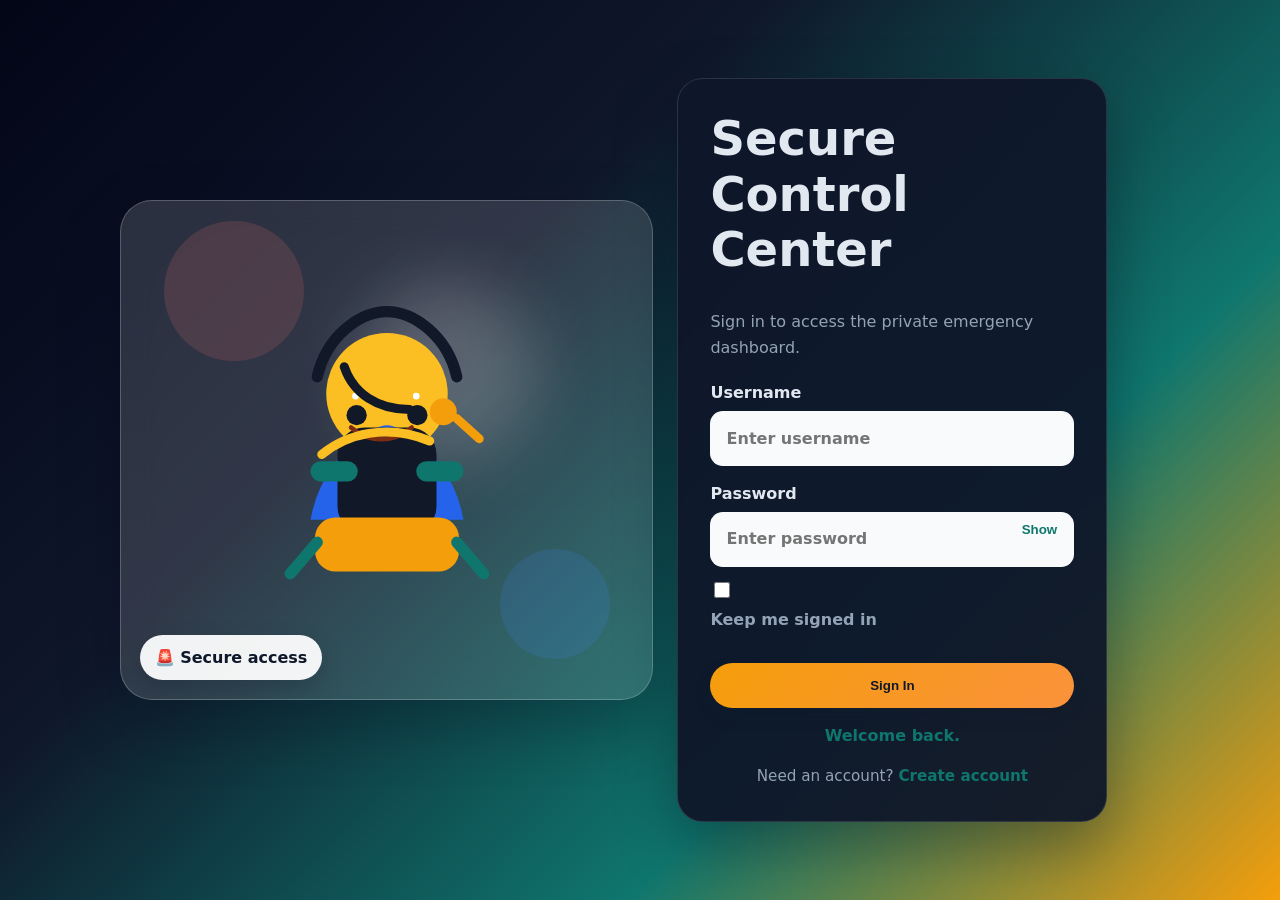
<file: SMART EMERGENCY RESPONSE/index.html>
<!DOCTYPE html>
<html lang="en">
  <head>
    <meta charset="UTF-8" />
    <meta name="viewport" content="width=device-width, initial-scale=1.0" />
    <title>Smart Emergency Response Login</title>
    <meta
      name="description"
      content="Secure login for the emergency response control center."
    />
    <link rel="stylesheet" href="styles.css" />
  </head>
  <body class="login-page">
    <div class="login-shell" id="loginShell">
      <div class="login-panel">
        <div class="illustration-card">
          <div class="orb orb-one"></div>
          <div class="orb orb-two"></div>
          <div class="illustration-glow"></div>
          <svg class="cartoon-figure" viewBox="0 0 320 320" role="img" aria-label="Secure access illustration">
            <circle cx="160" cy="110" r="54" fill="#fbbf24" />
            <path d="M92 222c10-56 54-84 68-84s58 28 68 84" fill="#2563eb" />
            <rect x="116" y="140" width="88" height="94" rx="24" fill="#111827" />
            <rect x="92" y="170" width="42" height="18" rx="9" fill="#0f766e" />
            <rect x="186" y="170" width="42" height="18" rx="9" fill="#0f766e" />
            <rect x="96" y="220" width="128" height="48" rx="18" fill="#f59e0b" />
            <rect x="124" y="120" width="18" height="18" rx="9" fill="#111827" />
            <rect x="178" y="120" width="18" height="18" rx="9" fill="#111827" />
            <circle cx="132" cy="112" r="3" fill="#ffffff" />
            <circle cx="186" cy="112" r="3" fill="#ffffff" />
            <path d="M128 140c16 14 38 14 54 0" stroke="#7c2d12" stroke-width="4" fill="none" stroke-linecap="round" />
            <path d="M102 164c22-18 58-28 96-12" stroke="#fbbf24" stroke-width="8" fill="none" stroke-linecap="round" />
            <path d="M98 95c8-36 38-58 62-58s54 22 62 58" stroke="#111827" stroke-width="10" fill="none" stroke-linecap="round" />
            <path d="M122 86c8 24 30 38 58 38" stroke="#111827" stroke-width="8" fill="none" stroke-linecap="round" />
            <circle cx="210" cy="126" r="12" fill="#f59e0b" />
            <path d="M222 132l20 18" stroke="#f59e0b" stroke-width="8" stroke-linecap="round" />
            <path d="M98 242l-24 28" stroke="#0f766e" stroke-width="10" stroke-linecap="round" />
            <path d="M222 242l24 28" stroke="#0f766e" stroke-width="10" stroke-linecap="round" />
          </svg>
          <div class="status-pill">🚨 Secure access</div>
        </div>

        <div class="login-card">
          <h1>Secure Control Center</h1>
          <p class="login-subtitle">Sign in to access the private emergency dashboard.</p>

          <form id="adminLoginForm" class="login-form">
            <label>
              Username
              <input id="adminUsername" name="username" type="text" placeholder="Enter username" required />
            </label>
            <label class="password-field">
              Password
              <input id="adminPassword" name="password" type="password" placeholder="Enter password" required />
              <button id="togglePassword" class="toggle-password" type="button">Show</button>
            </label>
            <div class="login-options">
              <label class="remember-me">
                <input type="checkbox" id="rememberMe" />
                <span>Keep me signed in</span>
              </label>
            </div>
            <button class="btn btn-primary full-width" type="submit">Sign In</button>
            <p id="loginMessage" class="login-message">Welcome back.</p>
            <p class="account-link">
              Need an account?
              <a href="signup.html">Create account</a>
            </p>
          </form>
        </div>
      </div>
    </div>

    <script src="script.js"></script>
  </body>
</html>
</file>
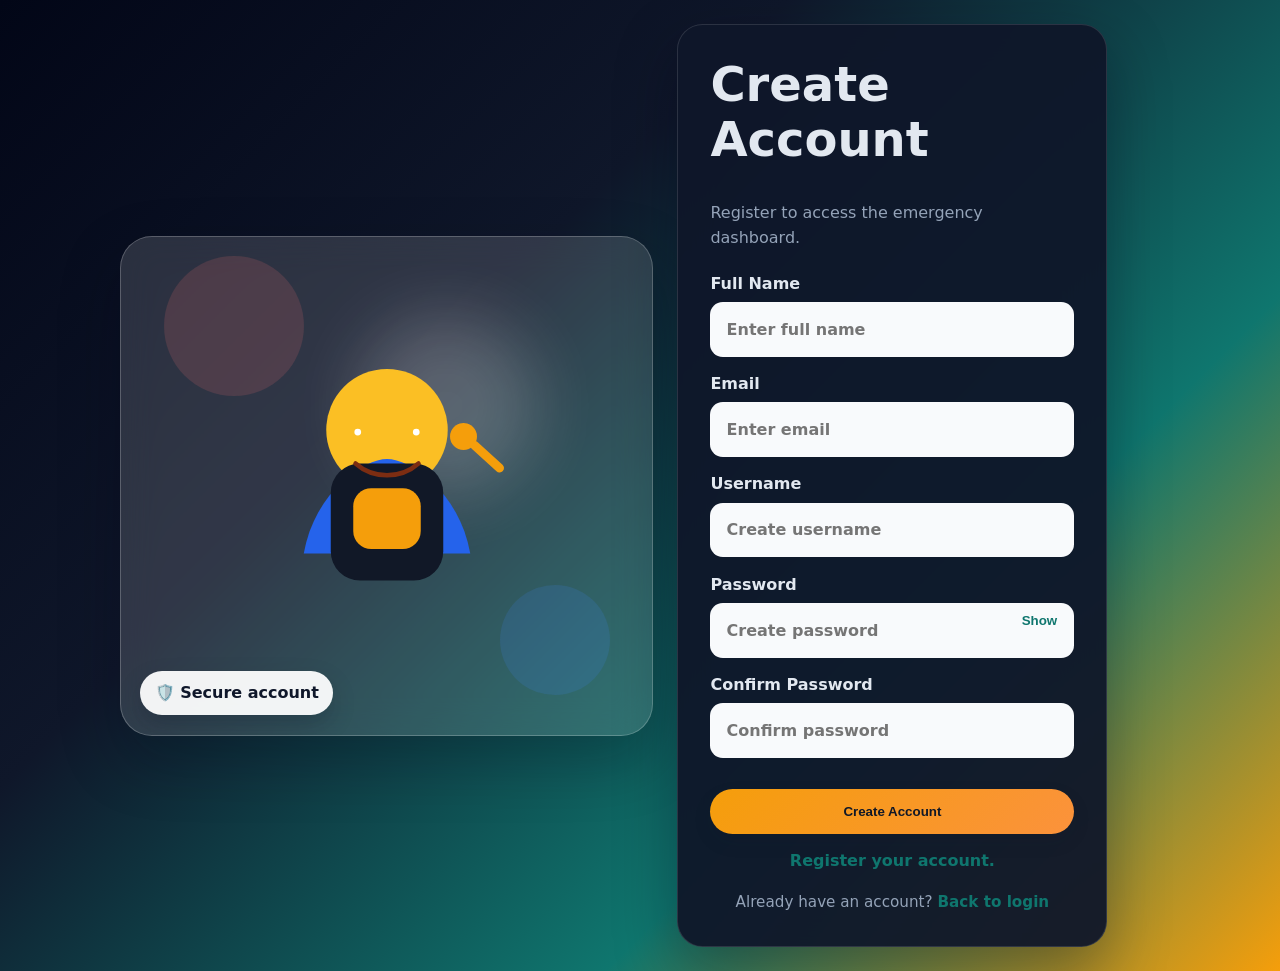
<file: SMART EMERGENCY RESPONSE/signup.html>
<!DOCTYPE html>
<html lang="en">
  <head>
    <meta charset="UTF-8" />
    <meta name="viewport" content="width=device-width, initial-scale=1.0" />
    <title>Smart Emergency Response Admin Signup</title>
    <meta name="description" content="Create a new admin account for the emergency response dashboard." />
    <link rel="stylesheet" href="styles.css" />
  </head>
  <body class="login-page">
    <div class="login-shell">
      <div class="login-panel">
        <div class="illustration-card">
          <div class="orb orb-one"></div>
          <div class="orb orb-two"></div>
          <div class="illustration-glow"></div>
          <svg class="cartoon-figure" viewBox="0 0 320 320" role="img" aria-label="Cartoon admin creating an account">
            <circle cx="160" cy="110" r="54" fill="#fbbf24" />
            <path d="M86 220c10-56 54-84 74-84s64 28 74 84" fill="#2563eb" />
            <rect x="110" y="140" width="100" height="104" rx="26" fill="#111827" />
            <rect x="130" y="162" width="60" height="54" rx="16" fill="#f59e0b" />
            <circle cx="134" cy="112" r="3" fill="#ffffff" />
            <circle cx="186" cy="112" r="3" fill="#ffffff" />
            <path d="M132 140c16 14 40 14 56 0" stroke="#7c2d12" stroke-width="4" fill="none" stroke-linecap="round" />
            <circle cx="228" cy="116" r="12" fill="#f59e0b" />
            <path d="M238 124l22 20" stroke="#f59e0b" stroke-width="8" stroke-linecap="round" />
          </svg>
          <div class="status-pill">🛡️ Secure account</div>
        </div>

        <div class="login-card">
          <h1>Create Account</h1>
          <p class="login-subtitle">Register to access the emergency dashboard.</p>

          <form id="adminSignupForm" class="login-form">
            <label>
              Full Name
              <input id="fullName" type="text" placeholder="Enter full name" required />
            </label>
            <label>
              Email
              <input id="signupEmail" type="email" placeholder="Enter email" required />
            </label>
            <label>
              Username
              <input id="signupUsername" type="text" placeholder="Create username" required />
            </label>
            <label class="password-field">
              Password
              <input id="signupPassword" type="password" placeholder="Create password" required />
              <button id="signupTogglePassword" class="toggle-password" type="button">Show</button>
            </label>
            <label>
              Confirm Password
              <input id="signupConfirmPassword" type="password" placeholder="Confirm password" required />
            </label>
            <button class="btn btn-primary full-width" type="submit">Create Account</button>
            <p id="signupMessage" class="login-message">Register your account.</p>
            <p class="account-link">
              Already have an account?
              <a href="index.html">Back to login</a>
            </p>
          </form>
        </div>
      </div>
    </div>

    <script src="script.js"></script>
  </body>
</html>
</file>
<file: SMART EMERGENCY RESPONSE/styles.css>
:root {
  --primary: #14b8a6;
  --primary-dark: #0f766e;
  --accent: #f59e0b;
  --accent-2: #8b5cf6;
  --bg: #020617;
  --text: #e2e8f0;
  --muted: #94a3b8;
  --white: #f8fafc;
  --card: rgba(15, 23, 42, 0.95);
  --surface: rgba(15, 23, 42, 0.65);
  --surface-2: rgba(15, 23, 42, 0.48);
  --border: rgba(255, 255, 255, 0.08);
}

body.dark-theme {
  --bg: #020617;
  --text: #e2e8f0;
  --muted: #94a3b8;
  --white: #f8fafc;
  --card: rgba(15, 23, 42, 0.92);
  --surface: rgba(15, 23, 42, 0.84);
  --surface-2: rgba(15, 23, 42, 0.76);
  --border: rgba(148, 163, 184, 0.18);
}

html {
  scroll-behavior: smooth;
}

body {
  margin: 0;
  overflow-x: hidden;
  font-family: Inter, system-ui, -apple-system, BlinkMacSystemFont, Arial, sans-serif;
  color: var(--text);
  line-height: 1.6;
  transition: background 0.3s ease, color 0.3s ease;
  background:
    radial-gradient(circle at 10% 20%, rgba(124, 58, 237, 0.18), transparent 28%),
    radial-gradient(circle at 90% 10%, rgba(14, 167, 230, 0.18), transparent 24%),
    linear-gradient(135deg, #0b2240 0%, #142d65 45%, #0f766e 100%);
}

body::before,
body::after {
  content: "";
  position: fixed;
  width: 260px;
  height: 260px;
  border-radius: 50%;
  filter: blur(60px);
  opacity: 0.25;
  z-index: 0;
  pointer-events: none;
  animation: floatGlow 8s ease-in-out infinite;
}

body::before {
  top: 4%;
  left: -5%;
  background: #38bdf8;
}

body::after {
  bottom: 4%;
  right: -4%;
  background: #f59e0b;
  animation-delay: 2s;
}

body.logged-in {
  overflow: auto;
}

.login-page {
  background: linear-gradient(135deg, #020617 0%, #0f172a 35%, #0f766e 70%, #f59e0b 100%);
}

.login-shell {
  position: relative;
  min-height: 100vh;
  z-index: 20;
  display: grid;
  place-items: center;
  padding: 1.5rem;
  background: linear-gradient(135deg, #020617 0%, #0f172a 35%, #0f766e 70%, #f59e0b 100%);
  transition: opacity 0.6s ease, transform 0.6s ease;
}

body.logged-in .login-shell {
  opacity: 0;
  pointer-events: none;
  transform: scale(1.04);
}

.login-illustration {
  position: relative;
  z-index: 1;
  width: min(100%, 420px);
  display: block;
  border-radius: 1.25rem;
  box-shadow: 0 24px 40px rgba(15, 23, 42, 0.25);
}

.login-panel {
  display: grid;
  grid-template-columns: 1.05fr 0.95fr;
  gap: 1.5rem;
  width: min(1040px, 100%);
  align-items: center;
}

.illustration-card {
  position: relative;
  min-height: 500px;
  padding: 1.2rem;
  border-radius: 2rem;
  background: rgba(255, 255, 255, 0.14);
  border: 1px solid rgba(255, 255, 255, 0.22);
  backdrop-filter: blur(18px);
  box-shadow: 0 24px 60px rgba(2, 6, 23, 0.26);
  overflow: hidden;
  display: flex;
  align-items: center;
  justify-content: center;
}

.illustration-glow {
  position: absolute;
  inset: 16% 22% auto auto;
  width: 180px;
  height: 180px;
  background: rgba(255, 255, 255, 0.2);
  border-radius: 50%;
  filter: blur(32px);
}

.orb {
  position: absolute;
  border-radius: 50%;
  opacity: 0.7;
  animation: floatGlow 6s ease-in-out infinite;
}

.orb-one {
  width: 140px;
  height: 140px;
  background: rgba(248, 113, 113, 0.22);
  top: 4%;
  left: 8%;
}

.orb-two {
  width: 110px;
  height: 110px;
  background: rgba(59, 130, 246, 0.22);
  bottom: 8%;
  right: 8%;
  animation-delay: 1.2s;
}

.cartoon-figure {
  position: relative;
  z-index: 1;
  width: min(100%, 360px);
  display: block;
  animation: bob 3s ease-in-out infinite;
}

.status-pill {
  position: absolute;
  bottom: 1.2rem;
  left: 1.2rem;
  z-index: 1;
  display: inline-flex;
  align-items: center;
  gap: 0.35rem;
  padding: 0.6rem 0.9rem;
  border-radius: 999px;
  background: rgba(255, 255, 255, 0.94);
  color: #0f172a;
  font-weight: 800;
  box-shadow: 0 10px 24px rgba(2, 6, 23, 0.18);
}

.login-card {
  width: min(430px, 100%);
  padding: 2rem;
  border-radius: 1.6rem;
  background: rgba(15, 23, 42, 0.95);
  backdrop-filter: blur(20px);
  border: 1px solid rgba(255,255,255,0.12);
  box-shadow: 0 24px 60px rgba(2, 6, 23, 0.35);
  animation: fadeInUp 0.8s ease;
}

body.dark-theme .login-card {
  background: rgba(8, 20, 39, 0.95);
  color: var(--text);
  border-color: rgba(255,255,255,0.08);
}

body.dark-theme .footer-content {
  background: rgba(15, 23, 42, 0.8);
}

.login-badge {
  display: inline-block;
  padding: 0.45rem 0.75rem;
  margin-bottom: 0.8rem;
  border-radius: 999px;
  background: rgba(15, 118, 110, 0.16);
  color: var(--primary-dark);
  font-weight: 800;
}

.login-subtitle {
  margin-top: 0.2rem;
  color: var(--muted);
}

.login-form {
  display: grid;
  gap: 0.9rem;
  margin-top: 1.25rem;
}

.login-form label {
  display: grid;
  gap: 0.35rem;
  font-weight: 700;
}

.password-field {
  position: relative;
}

.toggle-password {
  position: absolute;
  right: 0.7rem;
  top: 2.5rem;
  border: none;
  background: transparent;
  color: var(--primary-dark);
  font-weight: 700;
  cursor: pointer;
}

.login-options {
  display: flex;
  justify-content: flex-start;
  margin-top: -0.1rem;
}

.remember-me {
  display: inline-flex;
  align-items: center;
  gap: 0.45rem;
  font-weight: 600;
  color: var(--muted);
}

.remember-me input {
  width: 1rem;
  height: 1rem;
}

.login-form input {
  border: 1px solid var(--border);
  border-radius: 0.8rem;
  padding: 0.85rem 0.95rem;
  font: inherit;
  background: var(--white);
  color: #0f172a;
  transition: border-color 0.2s ease, box-shadow 0.2s ease, transform 0.2s ease;
}

.response-item img {
  width: 100%;
  height: 220px;
  object-fit: cover;
  border-radius: 1rem;
  display: block;
}

.login-form input:hover {
  transform: translateY(-1px);
  box-shadow: 0 8px 16px rgba(15, 23, 42, 0.08);
}

.login-form input:focus {
  outline: none;
  border-color: var(--primary);
  box-shadow: 0 0 0 3px rgba(15, 118, 110, 0.15);
}

.login-hint {
  margin: 0;
  font-size: 0.9rem;
  color: var(--muted);
  text-align: center;
}

.login-message {
  min-height: 1.2rem;
  margin: 0;
  text-align: center;
  font-weight: 700;
  color: var(--primary-dark);
}

.login-message.error {
  color: #b91c1c;
}

.login-message.success {
  color: #166534;
}

.account-link {
  margin: 0.1rem 0 0;
  text-align: center;
  color: var(--muted);
  font-size: 0.95rem;
}

.account-link a {
  color: var(--primary-dark);
  font-weight: 800;
  text-decoration: none;
}

.account-link a:hover {
  text-decoration: underline;
}

.app-shell {
  opacity: 0;
  pointer-events: none;
  transform: translateY(24px);
  transition: opacity 0.65s ease, transform 0.65s ease;
}

body.logged-in .app-shell {
  opacity: 1;
  pointer-events: auto;
  transform: translateY(0);
}

.admin-toolbar {
  display: none;
  justify-content: space-between;
  align-items: center;
  margin: 0 auto 1.3rem;
  padding: 0.8rem 1rem;
  border-radius: 999px;
  background: rgba(255, 255, 255, 0.16);
  color: white;
  backdrop-filter: blur(10px);
  border: 1px solid rgba(255,255,255,0.25);
}

body.logged-in .admin-toolbar {
  display: flex;
}

.admin-pill {
  display: inline-flex;
  align-items: center;
  gap: 0.35rem;
  font-weight: 800;
}

.toolbar-status {
  font-size: 0.95rem;
  opacity: 0.95;
}

.logout-btn {
  border: none;
  border-radius: 999px;
  padding: 0.6rem 0.95rem;
  background: linear-gradient(135deg, #f59e0b, #fb923c);
  color: #111827;
  font-weight: 800;
  cursor: pointer;
  box-shadow: 0 6px 14px rgba(245, 158, 11, 0.2);
}

.hero-highlights {
  display: flex;
  flex-wrap: wrap;
  gap: 0.7rem;
  margin-top: 1rem;
}

..hero-card {
  background: rgba(15, 23, 42, 0.55);
  padding: 1.3rem;
  border-radius: 1.6rem;
  backdrop-filter: blur(20px);
  border: 1px solid rgba(255,255,255,0.12);
}

.phone-frame {
  width: min(100%, 340px);
  background: linear-gradient(145deg, #0b1221, #0f172a);
  border-radius: 1.7rem;
  padding: 1rem;
  box-shadow: 0 28px 55px rgba(0, 0, 0, 0.28);
  position: relative;
}

/* Gallery modal styles */
.gallery-modal {
  position: fixed;
  inset: 0;
  display: none;
  align-items: center;
  justify-content: center;
  z-index: 1200;
}

.gallery-modal[aria-hidden="false"] {
  display: flex;
}

.gallery-backdrop {
  position: absolute;
  inset: 0;
  background: rgba(3,7,18,0.72);
  backdrop-filter: blur(6px);
}

.modal-content {
  position: relative;
  max-width: 1100px;
  width: min(92%, 1100px);
  z-index: 1202;
  display: flex;
  flex-direction: column;
  align-items: center;
  gap: 0.6rem;
}

.modal-content img {
  max-height: 78vh;
  width: auto;
  max-width: 100%;
  border-radius: 0.9rem;
  box-shadow: 0 24px 60px rgba(2,6,23,0.6);
}

.modal-caption {
  color: rgba(255,255,255,0.92);
  font-weight: 700;
  text-align: center;
}

.modal-close,
.modal-prev,
.modal-next {
  position: absolute;
  z-index: 1203;
  background: rgba(255,255,255,0.04);
  color: #fff;
  border: none;
  width: 44px;
  height: 44px;
  border-radius: 999px;
  display: inline-grid;
  place-items: center;
  font-size: 22px;
  cursor: pointer;
}

.modal-close { top: 18px; right: 18px; }
.modal-prev { left: 18px; top: 50%; transform: translateY(-50%); }
.modal-next { right: 18px; top: 50%; transform: translateY(-50%); }

.modal-close:hover, .modal-prev:hover, .modal-next:hover { transform: translateY(-2px) scale(1.03); }

.hero-chip {
  display: inline-flex;
  align-items: center;
  gap: 0.35rem;
  padding: 0.55rem 0.8rem;
  border-radius: 999px;
  background: rgba(15, 23, 42, 0.36);
  color: white;
  font-weight: 700;
  animation: floatCard 2.8s ease-in-out infinite;
}

.hero-chip.alt {
  animation-delay: 0.6s;
}

.card,
.feature,
.contact-card,
.contact-form,
.map-info,
.status-card,
.shelter-card,
.admin-card,
.checklist-card,
.chart-card,
.dispatch-card,
.incident-card,
.sidebar-card,
.siren-box {
  transition: transform 0.25s ease, box-shadow 0.25s ease, background 0.25s ease, backdrop-filter 0.25s ease;
}

.card:hover,
.feature:hover,
.contact-card:hover,
.contact-form:hover,
.map-info:hover,
.status-card:hover,
.shelter-card:hover,
.admin-card:hover,
.checklist-card:hover,
.chart-card:hover,
.dispatch-card:hover,
.incident-card:hover,
.sidebar-card:hover,
.siren-box:hover {
  transform: translateY(-6px) scale(1.015);
  box-shadow: 0 20px 42px rgba(15, 23, 42, 0.15);
  backdrop-filter: blur(10px);
}

* {
  box-sizing: border-box;
}

body.dark-theme {
  background: linear-gradient(180deg, #020617 0%, #111827 100%);
}

.container {
  width: min(1120px, calc(100% - 2rem));
  margin: 0 auto;
}

.hero {
  background: linear-gradient(135deg, #0f172a 0%, #102e4f 35%, #0f766e 100%);
  color: var(--white);
  padding: 1rem 0 4rem;
  position: relative;
  overflow: hidden;
}

.hero::after {
  content: "";
  position: absolute;
  inset: 0;
  background: radial-gradient(circle at top right, rgba(255,255,255,0.12), transparent 22%);
  pointer-events: none;
}

.landing-banner {
  display: grid;
  grid-template-columns: auto 1fr auto;
  gap: 1rem;
  align-items: center;
  margin: 1rem auto 2rem;
  padding: 1rem 1.2rem;
  border-radius: 1.3rem;
  background: rgba(15, 23, 42, 0.45);
  border: 1px solid rgba(255,255,255,0.12);
  box-shadow: 0 18px 36px rgba(0, 0, 0, 0.18);
  backdrop-filter: blur(18px);
}

.landing-dot {
  width: 0.9rem;
  height: 0.9rem;
  border-radius: 50%;
  background: linear-gradient(135deg, #f59e0b, #8b5cf6);
  box-shadow: 0 0 0 8px rgba(245, 158, 11, 0.12);
  animation: pulse 1.6s infinite;
}

.landing-banner strong {
  display: block;
  font-size: 0.95rem;
  margin-bottom: 0.2rem;
}

.landing-banner span {
  display: inline-block;
  color: rgba(255,255,255,0.82);
  font-size: 0.95rem;
  transition: opacity 0.45s ease;
  opacity: 1;
}

.landing-banner span.fade-out {
  opacity: 0;
}

.landing-action {
  display: inline-flex;
  align-items: center;
  justify-content: center;
  padding: 0.75rem 1.1rem;
  border-radius: 999px;
  background: linear-gradient(135deg, #f59e0b, #fb923c);
  color: #111827;
  font-weight: 800;
  text-decoration: none;
  box-shadow: 0 10px 24px rgba(245, 158, 11, 0.22);
}

.landing-action:hover {
  transform: translateY(-1px);
}

.nav {
  display: flex;
  justify-content: space-between;
  align-items: center;
  padding: 0.5rem 0 2rem;
}

.nav-actions {
  display: flex;
  align-items: center;
  gap: 1rem;
}

.theme-toggle {
  border: none;
  border-radius: 999px;
  padding: 0.6rem 0.95rem;
  background: linear-gradient(135deg, #f59e0b, #fb923c);
  color: #111827;
  cursor: pointer;
  font-weight: 800;
  box-shadow: 0 6px 14px rgba(245, 158, 11, 0.22);
}

.brand {
  font-size: 1.2rem;
  font-weight: 700;
}

.nav-link {
  color: var(--white);
  text-decoration: none;
  font-weight: 600;
}

.hero-grid {
  display: grid;
  grid-template-columns: 1.2fr 0.8fr;
  gap: 2rem;
  align-items: center;
}

.hero-feature-row {
  display: flex;
  flex-wrap: wrap;
  gap: 0.75rem;
  margin-top: 1.35rem;
}

.feature-pill {
  display: inline-flex;
  align-items: center;
  gap: 0.5rem;
  padding: 0.7rem 1rem;
  border-radius: 999px;
  background: rgba(255, 255, 255, 0.14);
  color: var(--white);
  font-weight: 700;
  border: 1px solid rgba(255, 255, 255, 0.18);
  backdrop-filter: blur(14px);
}

.module-category-row {
  display: flex;
  flex-wrap: wrap;
  gap: 0.85rem;
  justify-content: center;
  margin: 1.5rem 0 2rem;
}

.module-category-pill {
  display: inline-flex;
  align-items: center;
  gap: 0.4rem;
  padding: 0.65rem 0.95rem;
  border-radius: 999px;
  font-weight: 700;
  color: #fff;
  background: rgba(255, 255, 255, 0.12);
  border: 1px solid rgba(255, 255, 255, 0.16);
}

.module-category-pill.accent {
  background: rgba(248, 113, 113, 0.22);
}

.category-safety {
  border-left: 4px solid #ef4444;
}

.category-comm {
  border-left: 4px solid #2563eb;
}

.card:hover,
.feature:hover,
.contact-card:hover,
.contact-form:hover,
.map-info:hover,
.status-card:hover,
.shelter-card:hover,
.admin-card:hover,
.checklist-card:hover,
.chart-card:hover,
.dispatch-card:hover,
.incident-card:hover,
.sidebar-card:hover,
.siren-box:hover {
  transform: translateY(-6px) scale(1.015);
  box-shadow: 0 20px 42px rgba(15, 23, 42, 0.15);
  backdrop-filter: blur(10px);
}

.dashboard-shell {
  display: grid;
  grid-template-columns: 280px 1fr;
  gap: 1.2rem;
  width: min(1320px, calc(100% - 2rem));
  margin: 0 auto;
  padding: 1rem 0 3rem;
}

.sidebar {
  background: rgba(15, 23, 42, 0.88);
  border: 1px solid rgba(255,255,255,0.08);
  border-radius: 1.2rem;
  padding: 1.1rem;
  box-shadow: 0 18px 40px rgba(0, 0, 0, 0.2);
}

.sidebar-card {
  display: flex;
  align-items: center;
  gap: 0.7rem;
  padding: 0.8rem;
  border-radius: 0.8rem;
  margin-top: 0.7rem;
  background: rgba(15, 118, 110, 0.08);
}

.sidebar-card.active {
  background: rgba(245, 158, 11, 0.16);
}

.sidebar-card p {
  margin: 0.2rem 0 0;
  color: var(--muted);
  font-size: 0.9rem;
}

.siren-box {
  margin-top: 1rem;
  border-radius: 1rem;
  padding: 1rem;
  text-align: center;
  background: linear-gradient(135deg, rgba(245, 158, 11, 0.15), rgba(245, 158, 11, 0.08));
  color: #fef3c7;
}

.siren-ring {
  width: 70px;
  height: 70px;
  border-radius: 50%;
  margin: 0 auto 0.6rem;
  border: 6px solid #dc2626;
  animation: siren 1s infinite;
}

.main-panel {
  min-width: 0;
}

.eyebrow {
  text-transform: uppercase;
  letter-spacing: 0.2em;
  font-size: 0.8rem;
  font-weight: 700;
  color: #bfdbfe;
}

h1,
h2,
h3 {
  margin-top: 0;
}

h1 {
  font-size: clamp(2rem, 4vw, 3rem);
  line-height: 1.15;
}

.hero-text {
  font-size: 1.05rem;
  color: #e2e8f0;
}

.hero-badge-row {
  display: flex;
  flex-wrap: wrap;
  gap: 0.7rem;
  margin: 1rem 0 0.4rem;
}

.hero-badge {
  display: inline-flex;
  align-items: center;
  gap: 0.35rem;
  padding: 0.5rem 0.8rem;
  border-radius: 999px;
  background: rgba(15, 23, 42, 0.42);
  font-weight: 700;
  backdrop-filter: blur(8px);
}

.hero-badge.subtle {
  background: rgba(15, 23, 42, 0.28);
}

.hero-actions {
  display: flex;
  gap: 1rem;
  flex-wrap: wrap;
  margin-top: 1.5rem;
}

.alert-banner {
  margin-top: 1rem;
  display: inline-flex;
  align-items: center;
  gap: 0.5rem;
  background: rgba(15, 23, 42, 0.48);
  padding: 0.75rem 1rem;
  border-radius: 999px;
  animation: pulse 1.6s infinite;
}

.btn {
  display: inline-block;
  padding: 0.95rem 1.25rem;
  border-radius: 999px;
  border: none;
  font-weight: 800;
  text-decoration: none;
  cursor: pointer;
  transition: transform 0.2s ease, box-shadow 0.2s ease, filter 0.2s ease, background 0.2s ease;
  box-shadow: 0 8px 18px rgba(15, 23, 42, 0.12);
}

.btn:hover {
  transform: translateY(-2px) scale(1.03);
  filter: brightness(1.06);
  box-shadow: 0 12px 24px rgba(15, 23, 42, 0.2);
}

.btn:active {
  transform: translateY(0);
}

.btn-primary {
  background: linear-gradient(135deg, #f59e0b, #fb923c);
  color: #111827;
}

.btn-secondary {
  background: linear-gradient(135deg, #0f766e, #14b8a6);
  color: white;
  border: 1px solid rgba(255,255,255,0.2);
}

.hero-card {
  background: rgba(15, 23, 42, 0.55);
  padding: 1rem;
  border-radius: 1.3rem;
  backdrop-filter: blur(12px);
}

.app-preview {
  display: flex;
  justify-content: center;
}

.phone-frame {
  width: min(100%, 320px);
  background: #0b1422;
  border-radius: 1.5rem;
  padding: 0.9rem;
  box-shadow: 0 25px 45px rgba(0, 0, 0, 0.35);
  position: relative;
}

.floating-info-card {
  position: absolute;
  right: -1.1rem;
  bottom: 1rem;
  display: grid;
  gap: 0.2rem;
  padding: 0.75rem 0.9rem;
  border-radius: 0.9rem;
  background: rgba(8, 24, 51, 0.88);
  color: #f8fafc;
  box-shadow: 0 12px 24px rgba(0, 0, 0, 0.24);
  animation: drift 3s ease-in-out infinite;
}

.floating-info-card span {
  font-size: 0.8rem;
  color: var(--muted);
  font-weight: 700;
  text-transform: uppercase;
  letter-spacing: 0.08em;
}

.phone-header {
  text-align: center;
  color: #fff;
  font-weight: 700;
  padding-bottom: 0.6rem;
}

.phone-screen {
  background: linear-gradient(145deg, rgba(15, 23, 42, 0.98), rgba(8, 20, 39, 0.94));
  color: #e2e8f0;
  border-radius: 1rem;
  padding: 1rem;
}

.pill {
  display: inline-block;
  background: rgba(20, 184, 166, 0.16);
  color: #bef264;
  padding: 0.3rem 0.6rem;
  border-radius: 999px;
  font-size: 0.78rem;
  font-weight: 700;
}

.mini-stats {
  display: grid;
  gap: 0.5rem;
  margin-top: 0.8rem;
  font-size: 0.92rem;
}

.phone-actions {
  display: flex;
  gap: 0.6rem;
  flex-wrap: wrap;
  margin-top: 1rem;
}

.chip {
  border: none;
  background: linear-gradient(135deg, #2563eb, #3b82f6);
  color: white;
  border-radius: 999px;
  padding: 0.6rem 0.9rem;
  font-weight: 800;
  box-shadow: 0 6px 14px rgba(37, 99, 235, 0.22);
}

.chip.alt {
  background: linear-gradient(135deg, #0f766e, #14b8a6);
  box-shadow: 0 6px 14px rgba(15, 118, 110, 0.22);
}

.chip:hover {
  transform: translateY(-1px);
}

.section {
  padding: 4rem 0;
}

.alt-bg {
  background: linear-gradient(135deg, rgba(15, 23, 42, 0.8) 0%, rgba(15, 23, 42, 0.6) 100%);
  margin-top: 1rem;
  border-radius: 1.5rem;
  padding: 4rem 1.5rem;
  border: 1px solid rgba(255,255,255,0.08);
}

.section-heading {
  text-align: center;
  margin-bottom: 2rem;
  padding: 1rem 1.2rem;
  border-radius: 1.5rem;
  background: rgba(15, 23, 42, 0.72);
  display: inline-block;
  width: 100%;
  box-shadow: 0 16px 40px rgba(0, 0, 0, 0.18);
  backdrop-filter: blur(16px);
  color: var(--white);
}

.card-grid {
  display: grid;
  grid-template-columns: repeat(2, minmax(0, 1fr));
  gap: 1.5rem;
}

.hidden {
  display: none !important;
}

.response-gallery {
  display: grid;
  grid-template-columns: repeat(auto-fit, minmax(180px, 1fr));
  gap: 0.75rem;
  margin-top: 1rem;
}

.response-item {
  border-radius: 0.8rem;
  overflow: hidden;
  background: rgba(8,24,51,0.72);
  border: 1px solid rgba(255,255,255,0.06);
}

.response-item img {
  width: 100%;
  height: 140px;
  object-fit: cover;
  display: block;
}

.response-item .caption {
  padding: 0.6rem 0.8rem;
  color: rgba(255,255,255,0.9);
  font-weight: 700;
  font-size: 0.9rem;
}

.quick-access {
  display: flex;
  flex-wrap: wrap;
  gap: 0.5rem;
  margin: 1rem 0 0.75rem 0;
}

.quick-btn {
  background: linear-gradient(180deg, rgba(255,255,255,0.03), rgba(255,255,255,0.02));
  color: #e6eef8;
  border: 1px solid rgba(255,255,255,0.06);
  padding: 0.5rem 0.8rem;
  border-radius: 999px;
  font-weight: 700;
  cursor: pointer;
  backdrop-filter: blur(6px) saturate(120%);
  transition: transform 180ms ease, box-shadow 180ms ease, background 180ms ease;
}

.quick-btn:hover,
.quick-btn:focus {
  transform: translateY(-4px) scale(1.02);
  box-shadow: 0 6px 18px rgba(2,6,23,0.55);
  outline: none;
}

.quick-btn[aria-pressed="true"] {
  background: linear-gradient(180deg, rgba(75,85,99,0.18), rgba(30,41,59,0.24));
  border-color: rgba(99,102,241,0.35);
}

.card-grid.single-card {
  grid-template-columns: 1fr;
}

.category-sections {
  display: grid;
  gap: 2rem;
}

.category-block {
  display: grid;
  gap: 1rem;
}

.category-title {
  display: flex;
  align-items: center;
  gap: 1rem;
  flex-wrap: wrap;
}

.category-pill {
  display: inline-flex;
  align-items: center;
  gap: 0.4rem;
  padding: 0.55rem 0.9rem;
  border-radius: 999px;
  font-weight: 700;
  color: #fff;
  background: rgba(255, 255, 255, 0.12);
  border: 1px solid rgba(255, 255, 255, 0.16);
}

.category-pill.accent {
  background: rgba(248, 113, 113, 0.22);
}

.card,
.feature,
.contact-card,
.contact-form,
.map-info,
.status-card,
.shelter-card,
.admin-card,
.checklist-card,
.chart-card,
.dispatch-card,
.incident-card,
.sidebar-card,
.siren-box {
  background: rgba(255, 255, 255, 0.08);
  padding: 1.4rem;
  border-radius: 1.2rem;
  box-shadow: 0 18px 40px rgba(0, 0, 0, 0.16);
  border: 1px solid rgba(255, 255, 255, 0.12);
  color: var(--white);
}

.card h3,
.status-card h3,
.shelter-card h3,
.admin-card h3,
.chart-card h3,
.dispatch-card h3,
.incident-card strong {
  color: var(--white);
}

.card ul,
.map-info ul {
  padding-left: 1.2rem;
}

.icon {
  font-size: 2rem;
  margin-bottom: 0.8rem;
}

.full-width {
  width: 100%;
  margin-top: 1rem;
}

.checklist-card {
  background: var(--card);
  border: 1px solid var(--border);
  border-radius: 1rem;
  padding: 1.1rem;
  margin-bottom: 1rem;
  box-shadow: 0 10px 24px rgba(15, 23, 42, 0.06);
}

.checklist-header {
  display: flex;
  justify-content: space-between;
  align-items: center;
  gap: 1rem;
}

.progress-pill {
  background: #dcfce7;
  color: #166534;
  padding: 0.4rem 0.7rem;
  border-radius: 999px;
  font-weight: 700;
}

.checklist-progress {
  height: 8px;
  background: #e2e8f0;
  border-radius: 999px;
  overflow: hidden;
  margin: 0.8rem 0 1rem;
}

.checklist-bar {
  height: 100%;
  width: 0%;
  background: linear-gradient(90deg, var(--primary), var(--accent));
  transition: width 0.3s ease;
}

.check-item {
  display: flex;
  align-items: center;
  gap: 0.65rem;
  padding: 0.5rem 0;
  font-weight: 600;
}

.check-item input {
  width: 1rem;
  height: 1rem;
}

.map-panel {
  display: grid;
  grid-template-columns: minmax(0, 1fr);
}

.map-surface {
  min-height: 320px;
  border-radius: 1rem;
  background: linear-gradient(135deg, #dcfce7, #bfdbfe);
  position: relative;
  overflow: hidden;
  border: 2px solid #cbd5e1;
}

.google-map {
  position: absolute;
  inset: 0;
  z-index: 0;
  min-height: 320px;
}

.live-location-placeholder {
  border: 0;
  cursor: pointer;
  font: inherit;
  position: absolute;
  z-index: 1;
  top: 50%;
  left: 50%;
  transform: translate(-50%, -50%);
  padding: 0.7rem 1rem;
  border-radius: 999px;
  background: rgba(255, 255, 255, 0.94);
  color: #0f172a;
  font-weight: 800;
  box-shadow: 0 8px 20px rgba(15, 23, 42, 0.16);
}

.live-location-placeholder:hover,
.live-location-placeholder:focus-visible {
  background: #ffffff;
  box-shadow: 0 10px 24px rgba(15, 23, 42, 0.24);
  outline: 3px solid rgba(20, 184, 166, 0.35);
}

.google-map-ready .map-route,
.google-map-ready .map-marker,
.google-map-ready .map-pointer,
.google-map-ready::before {
  display: none;
}

.route-controls {
  display: grid;
  gap: 0.55rem;
  margin: 1rem 0;
}

.route-controls label {
  font-weight: 800;
}

.route-controls select {
  width: 100%;
  border: 1px solid var(--border);
  border-radius: 0.7rem;
  padding: 0.75rem 0.8rem;
  font: inherit;
  background: var(--white);
  color: #0f172a;
}

.map-status {
  margin: 0;
  min-height: 1.4rem;
  color: var(--muted);
  font-size: 0.9rem;
}

.map-route {
  position: absolute;
  inset: 18% 18% 20% 14%;
  border: 3px dashed rgba(15, 118, 110, 0.65);
  border-radius: 50px;
  transform: rotate(-12deg);
}

.map-surface::before {
  content: "";
  position: absolute;
  inset: 0;
  background-image: radial-gradient(circle, rgba(255,255,255,0.5) 1px, transparent 1px);
  background-size: 24px 24px;
  opacity: 0.5;
}

.map-marker {
  position: absolute;
  padding: 0.45rem 0.7rem;
  border-radius: 999px;
  color: white;
  font-weight: 700;
  font-size: 0.9rem;
  box-shadow: 0 8px 20px rgba(0, 0, 0, 0.15);
}

.map-marker.clinic { top: 24%; left: 20%; background: #dc2626; }
.map-marker.school { top: 18%; right: 18%; background: #2563eb; }
.map-marker.police { bottom: 22%; left: 32%; background: #0f766e; }
.map-marker.fire { bottom: 18%; right: 24%; background: #d97706; }
.map-marker.shelter { bottom: 12%; left: 50%; transform: translateX(-50%); background: #7c3aed; }

.map-pointer {
  position: absolute;
  top: 8%; left: 8%;
  background: rgba(255,255,255,0.9);
  color: #111827;
  padding: 0.45rem 0.7rem;
  border-radius: 999px;
  font-weight: 700;
  font-size: 0.9rem;
}

.route-tip {
  margin-top: 0.9rem;
  padding: 0.8rem;
  border-radius: 0.8rem;
  background: rgba(15, 118, 110, 0.1);
  color: var(--text);
}

.dashboard-grid {
  display: grid;
  grid-template-columns: repeat(2, minmax(0, 1fr));
  gap: 1rem;
  margin-bottom: 1rem;
}

.shelter-grid {
  display: grid;
  grid-template-columns: repeat(2, minmax(0, 1fr));
  gap: 1rem;
  margin-top: 1rem;
}

.shelter-card {
  background: var(--card);
  border: 1px solid var(--border);
  border-radius: 1rem;
  padding: 1rem 1.1rem;
  box-shadow: 0 10px 22px rgba(15, 23, 42, 0.06);
}

.shelter-item {
  display: flex;
  justify-content: space-between;
  align-items: center;
  gap: 1rem;
  padding: 0.75rem 0;
  border-bottom: 1px solid var(--border);
}

.shelter-item:last-child {
  border-bottom: none;
}

.shelter-item p {
  margin: 0.2rem 0 0;
  color: var(--muted);
  font-size: 0.95rem;
}

.shelter-item span {
  background: rgba(15, 118, 110, 0.12);
  color: var(--primary-dark);
  padding: 0.35rem 0.6rem;
  border-radius: 999px;
  font-weight: 700;
  white-space: nowrap;
}

.location-card {
  background: linear-gradient(135deg, rgba(15, 118, 110, 0.12), rgba(245, 158, 11, 0.1));
}

.location-badge {
  display: inline-block;
  margin-top: 0.8rem;
  padding: 0.45rem 0.7rem;
  border-radius: 999px;
  background: rgba(255,255,255,0.7);
  font-weight: 700;
}

.admin-console {
  background: linear-gradient(135deg, rgba(15, 118, 110, 0.06), rgba(245, 158, 11, 0.06));
  border: 1px solid var(--border);
  border-radius: 1.5rem;
  padding: 1.3rem;
  margin-bottom: 1.2rem;
}

.console-header {
  display: flex;
  justify-content: space-between;
  align-items: center;
  gap: 1rem;
  margin-bottom: 1rem;
}

.console-badge {
  padding: 0.45rem 0.75rem;
  border-radius: 999px;
  background: rgba(22, 101, 52, 0.12);
  color: #166534;
  font-weight: 800;
}

.admin-dashboard {
  display: grid;
  grid-template-columns: 1.4fr repeat(3, 1fr);
  gap: 1rem;
  margin-bottom: 1.5rem;
}

.admin-card {
  background: linear-gradient(135deg, var(--card), rgba(15, 118, 110, 0.08));
  border: 1px solid var(--border);
  border-radius: 1rem;
  padding: 1rem;
  box-shadow: 0 10px 25px rgba(15, 23, 42, 0.06);
}

.admin-card.highlight {
  background: linear-gradient(135deg, var(--primary-dark), var(--primary));
  color: white;
}

.admin-card h4,
.admin-card h3 {
  margin-bottom: 0.3rem;
}

.admin-card strong {
  font-size: 1.3rem;
}

.admin-grid {
  margin-bottom: 1rem;
}

.chart-card {
  background: var(--card);
  border: 1px solid var(--border);
  border-radius: 1rem;
  padding: 1rem;
  box-shadow: 0 10px 24px rgba(15, 23, 42, 0.06);
}

.chart-header {
  display: flex;
  justify-content: space-between;
  align-items: center;
  gap: 1rem;
  margin-bottom: 0.9rem;
}

.chart-header span {
  color: var(--muted);
  font-size: 0.92rem;
}

.metric-row {
  display: grid;
  grid-template-columns: 0.8fr 1.2fr;
  gap: 0.8rem;
  align-items: center;
  margin-bottom: 0.8rem;
}

.metric-row strong {
  font-size: 1.15rem;
}

.metric-row p {
  margin: 0.2rem 0 0;
  color: var(--muted);
  font-size: 0.9rem;
}

.bar-track {
  width: 100%;
  height: 10px;
  border-radius: 999px;
  overflow: hidden;
  background: #e2e8f0;
}

.bar-fill {
  height: 100%;
  border-radius: inherit;
  transition: width 0.4s ease;
}

.bar-fill.green { width: 88%; background: linear-gradient(90deg, #16a34a, #4ade80); }
.bar-fill.amber { width: 76%; background: linear-gradient(90deg, #d97706, #fbbf24); }
.bar-fill.blue { width: 95%; background: linear-gradient(90deg, #2563eb, #60a5fa); }

.alert-list {
  list-style: none;
  padding: 0;
  margin: 0;
  display: grid;
  gap: 0.7rem;
}

.alert-item {
  display: flex;
  justify-content: space-between;
  align-items: center;
  gap: 0.8rem;
  padding: 0.8rem;
  border-radius: 0.85rem;
  background: rgba(15, 118, 110, 0.06);
}

.alert-item.priority {
  background: rgba(245, 158, 11, 0.14);
}

.alert-item p {
  margin: 0.2rem 0 0;
  color: var(--muted);
  font-size: 0.9rem;
}

.ack-btn {
  border: none;
  border-radius: 999px;
  padding: 0.45rem 0.75rem;
  background: var(--primary);
  color: white;
  font-weight: 700;
  cursor: pointer;
}

.ack-btn.done {
  background: #16a34a;
}

.dispatch-panel {
  margin-bottom: 1rem;
}

.dispatch-card {
  background: var(--card);
  border: 1px solid var(--border);
  border-radius: 1rem;
  padding: 1rem;
  box-shadow: 0 10px 24px rgba(15, 23, 42, 0.06);
}

.dispatch-item {
  display: flex;
  justify-content: space-between;
  align-items: center;
  gap: 1rem;
  padding: 0.8rem 0;
  border-bottom: 1px solid var(--border);
}

.dispatch-item:last-child {
  border-bottom: none;
}

.dispatch-item p {
  margin: 0.2rem 0 0;
  color: var(--muted);
  font-size: 0.9rem;
}

.signal-dot {
  width: 12px;
  height: 12px;
  border-radius: 50%;
  flex-shrink: 0;
}

.signal-dot.online { background: #16a34a; box-shadow: 0 0 0 6px rgba(22, 163, 74, 0.16); }
.signal-dot.pending { background: #d97706; box-shadow: 0 0 0 6px rgba(217, 119, 6, 0.16); }

.live-incidents {
  margin-bottom: 1.5rem;
}

.incident-list {
  display: grid;
  gap: 0.8rem;
}

.incident-card {
  display: flex;
  justify-content: space-between;
  align-items: center;
  gap: 1rem;
  padding: 1rem 1.1rem;
  border-radius: 1rem;
  color: #111827;
  box-shadow: 0 8px 18px rgba(15, 23, 42, 0.08);
  animation: fadeIn 0.5s ease;
}

.incident-card.warning {
  background: linear-gradient(135deg, #fef3c7, #fde68a);
}

.incident-card.danger {
  background: linear-gradient(135deg, #fee2e2, #fecaca);
}

.incident-card.success {
  background: linear-gradient(135deg, #dcfce7, #bbf7d0);
}

.incident-card p {
  margin: 0.3rem 0 0;
  color: #374151;
}

.incident-card span {
  font-weight: 700;
  white-space: nowrap;
}

.status-row {
  display: flex;
  justify-content: space-between;
  padding: 0.5rem 0;
  border-bottom: 1px solid var(--border);
}

.mini-card {
  border-radius: 0.8rem;
  padding: 0.8rem;
  margin-top: 0.6rem;
  font-weight: 700;
}

.mini-card.green { background: #dcfce7; color: #166534; }
.mini-card.yellow { background: #fef3c7; color: #92400e; }
.mini-card.blue { background: #dbeafe; color: #1d4ed8; }

body.dark-theme .mini-card.green { background: #14532d; color: #dcfce7; }
body.dark-theme .mini-card.yellow { background: #78350f; color: #fef3c7; }
body.dark-theme .mini-card.blue { background: #1e3a8a; color: #dbeafe; }

.contact-grid {
  display: grid;
  grid-template-columns: 0.9fr 1.1fr;
  gap: 1.2rem;
}

.contact-form {
  display: grid;
  gap: 0.9rem;
  background: rgba(15, 23, 42, 0.95);
  padding: 1.2rem;
  border-radius: 1.2rem;
  border: 1px solid rgba(255,255,255,0.08);
  box-shadow: 0 18px 34px rgba(0, 0, 0, 0.22);
}

.contact-form label {
  display: grid;
  gap: 0.35rem;
  font-weight: 600;
  color: var(--white);
}

.contact-form input,
.contact-form select,
.contact-form textarea {
  border: 1px solid rgba(148, 163, 184, 0.2);
  border-radius: 0.95rem;
  padding: 0.9rem 1rem;
  font: inherit;
  background: rgba(255, 255, 255, 0.08);
  color: var(--white);
}

.form-message {
  margin: 0;
  color: #0f766e;
  font-weight: 600;
}

.site-footer {
  padding: 0 0 2.5rem;
}

.footer-content {
  display: flex;
  justify-content: space-between;
  align-items: center;
  gap: 1rem;
  padding: 1.4rem 1.5rem;
  border-radius: 1.4rem;
  background: linear-gradient(135deg, rgba(8, 24, 51, 0.92), rgba(15, 23, 42, 0.95));
  border: 1px solid rgba(255, 255, 255, 0.08);
  box-shadow: 0 18px 34px rgba(0, 0, 0, 0.22);
}

.footer-content p {
  margin: 0.3rem 0 0;
  color: var(--muted);
}

.footer-badge {
  padding: 0.6rem 0.9rem;
  border-radius: 999px;
  background: linear-gradient(135deg, var(--primary), var(--accent));
  color: white;
  font-weight: 800;
}

@keyframes pulse {
  0%, 100% { transform: scale(1); }
  50% { transform: scale(1.02); }
}

@keyframes siren {
  0% { transform: scale(0.9); opacity: 0.8; }
  50% { transform: scale(1.1); opacity: 1; }
  100% { transform: scale(0.9); opacity: 0.8; }
}

@keyframes fadeIn {
  from { opacity: 0; transform: translateY(6px); }
  to { opacity: 1; transform: translateY(0); }
}

@keyframes fadeInUp {
  from { opacity: 0; transform: translateY(18px); }
  to { opacity: 1; transform: translateY(0); }
}

@keyframes bob {
  0%, 100% { transform: translateY(0); }
  50% { transform: translateY(-8px); }
}

@keyframes floatGlow {
  0%, 100% { transform: translate3d(0, 0, 0) scale(1); }
  50% { transform: translate3d(14px, -16px, 0) scale(1.08); }
}

@keyframes floatCard {
  0%, 100% { transform: translateY(0); }
  50% { transform: translateY(-4px); }
}

@keyframes drift {
  0%, 100% { transform: translateY(0); }
  50% { transform: translateY(-6px); }
}

@media (max-width: 800px) {
  .hero-grid,
  .card-grid,
  .feature-grid,
  .map-panel,
  .contact-grid,
  .dashboard-grid,
  .shelter-grid,
  .admin-dashboard,
  .dashboard-shell {
    grid-template-columns: 1fr;
  }

  .hero {
    padding-bottom: 3rem;
  }

  .login-panel {
    grid-template-columns: 1fr;
  }

  .illustration-card {
    min-height: 320px;
  }

  .floating-info-card {
    position: static;
    margin-top: 0.8rem;
  }

  .admin-toolbar {
    flex-direction: column;
    gap: 0.4rem;
    border-radius: 1rem;
  }

  .console-header,
  .chart-header {
    flex-direction: column;
    align-items: flex-start;
  }

  .footer-content {
    flex-direction: column;
    align-items: flex-start;
  }

  .sidebar {
    order: 2;
  }
}
</file>
